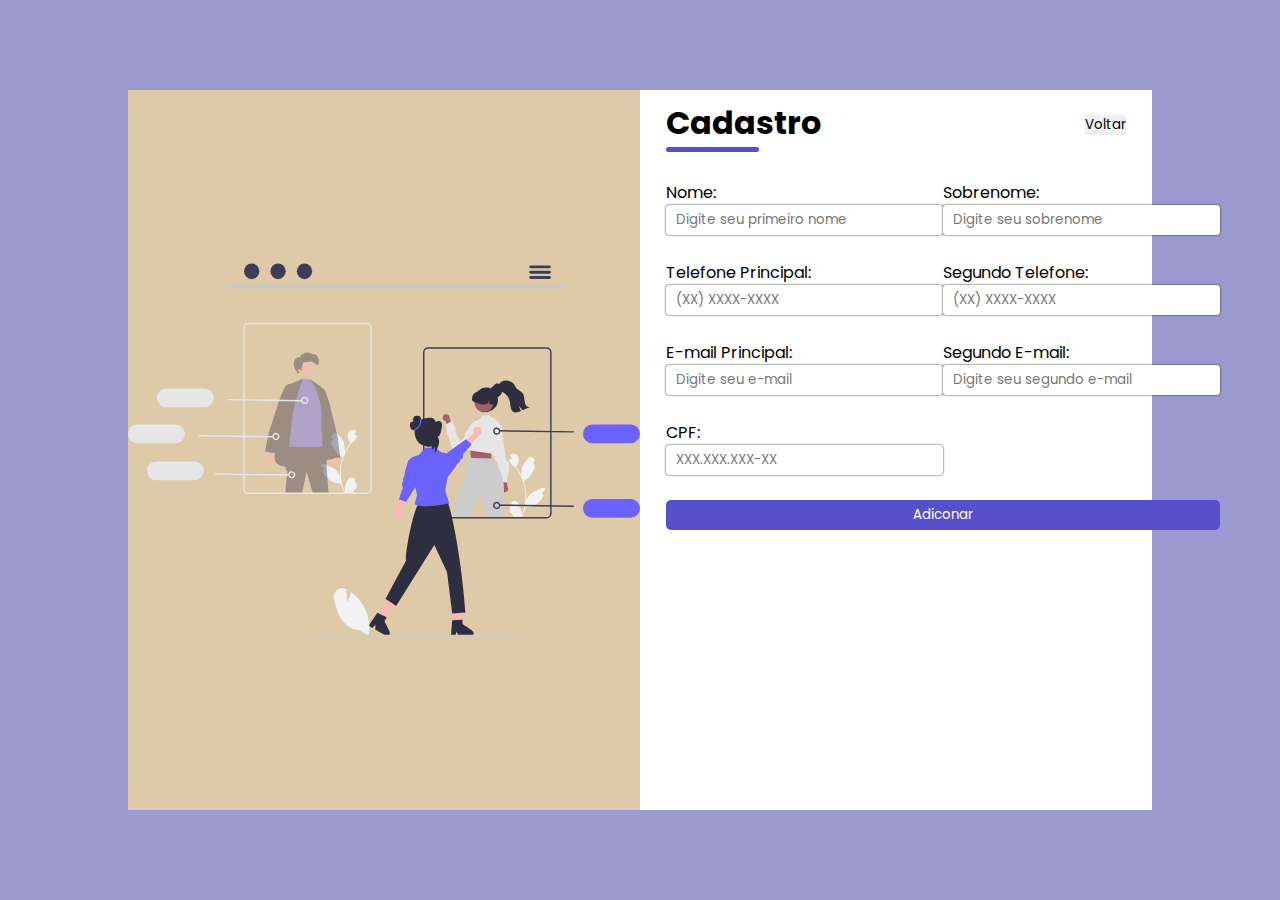
<file: cadastro.html>
<!DOCTYPE html>
<html lang="pt-br">
<head>
    <meta charset="UTF-8">
    <meta name="viewport" content="width=device-width, initial-scale=1.0">
    <title>Contatos</title>
    <link rel="stylesheet" href="assets/css/cadastro.css">
</head>
<body>

    <section>
        <div class="container">
            <div class="left">
                <img src="assets/images/undraw_shopping_re_3wst.svg" alt="">
            </div>
            <div class="right">
                <div class="header">
                    <h1>Cadastro</h1>
                    <button>Voltar</button>
                </div>

                <div class="formulario">
                    <p></p>
                    <form method="POST" action="">
                        <div class="input">
                            Nome:<br/>
                            <input type="text" autoComplete="off" name="nome" placeholder="Digite seu primeiro nome"/><br><br>
                        </div>
                        
                        <div class="input">
                            Sobrenome:<br/>
                            <input type="text" autoComplete="off" name="sobrenome" placeholder="Digite seu sobrenome"><br/><br/>
                        </div>

                        <div class="input" >
                            Telefone Principal:<br/>
                            <input id="inputTell1" autoComplete="off" type="tel" name="telefone1" placeholder="(XX) XXXX-XXXX" maxlength="15"><br/><br/>
                        </div>

                        <div class="input">
                            Segundo Telefone:<br/>
                            <input id="inputTell2" autoComplete="off" type="tel" name="telefone2" placeholder="(XX) XXXX-XXXX" maxlength="15"><br/><br/>
                        </div>

                        <div class="input">
                            E-mail Principal:<br/>
                            <input type="email" autoComplete="off" name="email1" placeholder="Digite seu e-mail"><br/><br/>
                        </div>

                        <div class="input">
                            Segundo E-mail:<br/>
                            <input type="email" autoComplete="off" name="email2" placeholder="Digite seu segundo e-mail"><br/><br/>
                        </div>

                        <div class="input" >
                            CPF:<br/>
                            <input type="text" autoComplete="off" id="inputCPF" name="cpf" placeholder="XXX.XXX.XXX-XX" maxlength="14"><br/><br/>
                        </div>

                        <button type="submit">Adiconar</button>
                    </form>
                </div>
            </div>
        </div>
    </section>

    <script src="assets/js/cadastro.js"></script>
</body>
</html>
</file>
<file: assets/css/cadastro.css>
@import url('https://fonts.googleapis.com/css2?family=Poppins:wght@300;500&display=swap');
*{
    padding: 0; margin: 0; border: 0;
    box-sizing: border-box;
    font-family: 'Poppins', sans-serif;
}

:root{
    --blue: #584fcb;
    --blue-bg: #9b9ad1;
    --bg-img: #dec9a9;
    --background: #fff;
}
body{
    display: flex;
    justify-content: center;
    align-items: center;
    background-color: var(--blue-bg);
    height: 100vh;
}

section{
    width: 80vw;
    height: 80vh;
    background-color: var(--background);
}

.container{
    width: 100%;
    height: 100%;

    display: flex;
}

.left{
   background-color: var(--bg-img);
   width: 50%;
   height: 100%;
}
.left img{
    width: 100%;
    height: 100%;
}
.right{
    width: 50%;
    height: 100%;
}

.header{
    max-width: 90%;
    margin: auto;
    width: 100%;
    height: 70px;

    display: flex;
    align-items: center;
    justify-content: space-between;
}
.header a{
    background-color: var(--blue);
    color: #fff;
    padding: 5px 10px;
    border-radius: 5px;
    cursor: pointer;
    text-decoration: none;
}
h1::after{
    display: block;
    content: ' ';
    width: 60%;
    height: 5px;
    border-radius: 3px;
    background-color: var(--blue);
}
.formulario{
    max-width: 90%;
    margin: auto;
    width: 100%;

    margin-top: 20px;
}
p{
    margin: 10px 0px;
}
.formulario form{
    display: grid;
    grid-template-columns: 1fr 1fr;
}
.formulario input{
    border-radius: 3px;
    box-shadow: 0 0 2px #000;
    padding: 5px 10px;
}

form button{
    width: 100%;
    background-color: var(--blue);
    color: #FFF;
    border-radius: 5px;
    padding: 5px;

    grid-column: 1 / span 2;
    grid-row: 5/5;
    cursor: pointer;
}
</file>
